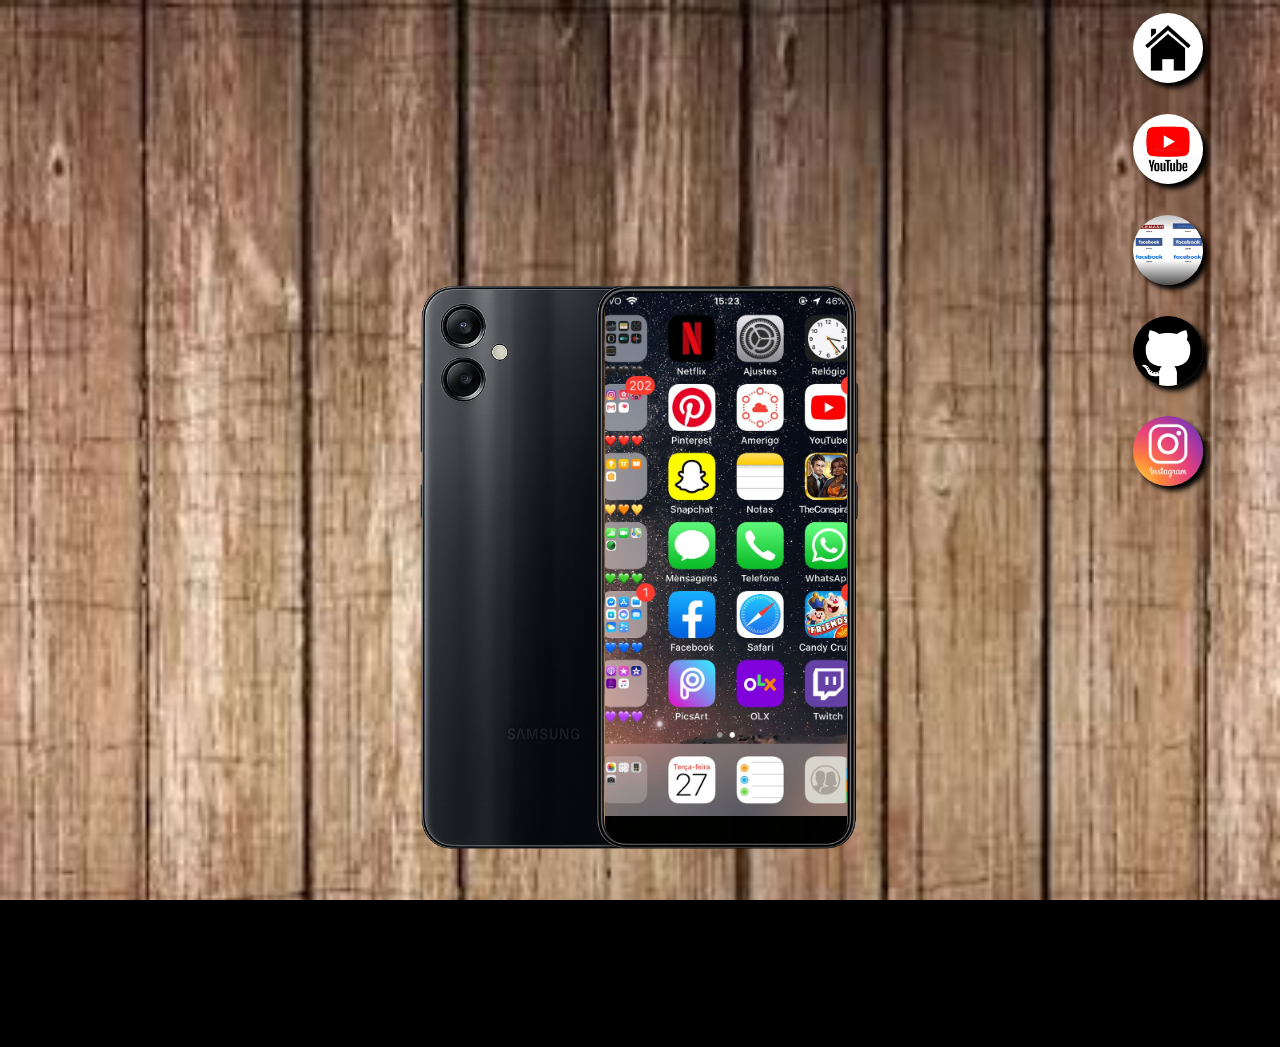
<file: index.html>
<!DOCTYPE html>
<html lang="pt.br">
<head>
    <meta charset="UTF-8">
    <meta name="viewport" content="width=device-width, initial-scale=1.0">
    <title>redes socias</title>
    <link rel="shortcut icon" href="/imagens/images.png" type="image/x-icon">
    <link rel="stylesheet" href="/estilos/style.css">
</head>
<body>

    <main>
        <section id="telefone">
            <iframe src="home.html" id="menu" name="menu" frameborder="0"></iframe>

        </section >
        <section id="redes-socias">
            

            <a href="home.html" target="menu"><img src="/imagens/logo-home.png" alt=""></a><br>

            <a href="youtube.html" target="menu"><img src="/imagens/logo-youtube.jfif" alt=""></a><br>
            
            <a href="facebook.html" target="menu"><img src="/imagens/logo-face.jfif" alt=""></a><br>
            
            <a href="instagran.html" target="menu"><img src="/imagens/logo-github.jfif" alt=""></a><br>
            
            <a href="instagran.html" target="menu"><img src="imagens/logo-instagran.jfif" alt=""></a><br>
            
            
            

        </section>
    </main>
    
</body>
</html>
</file>
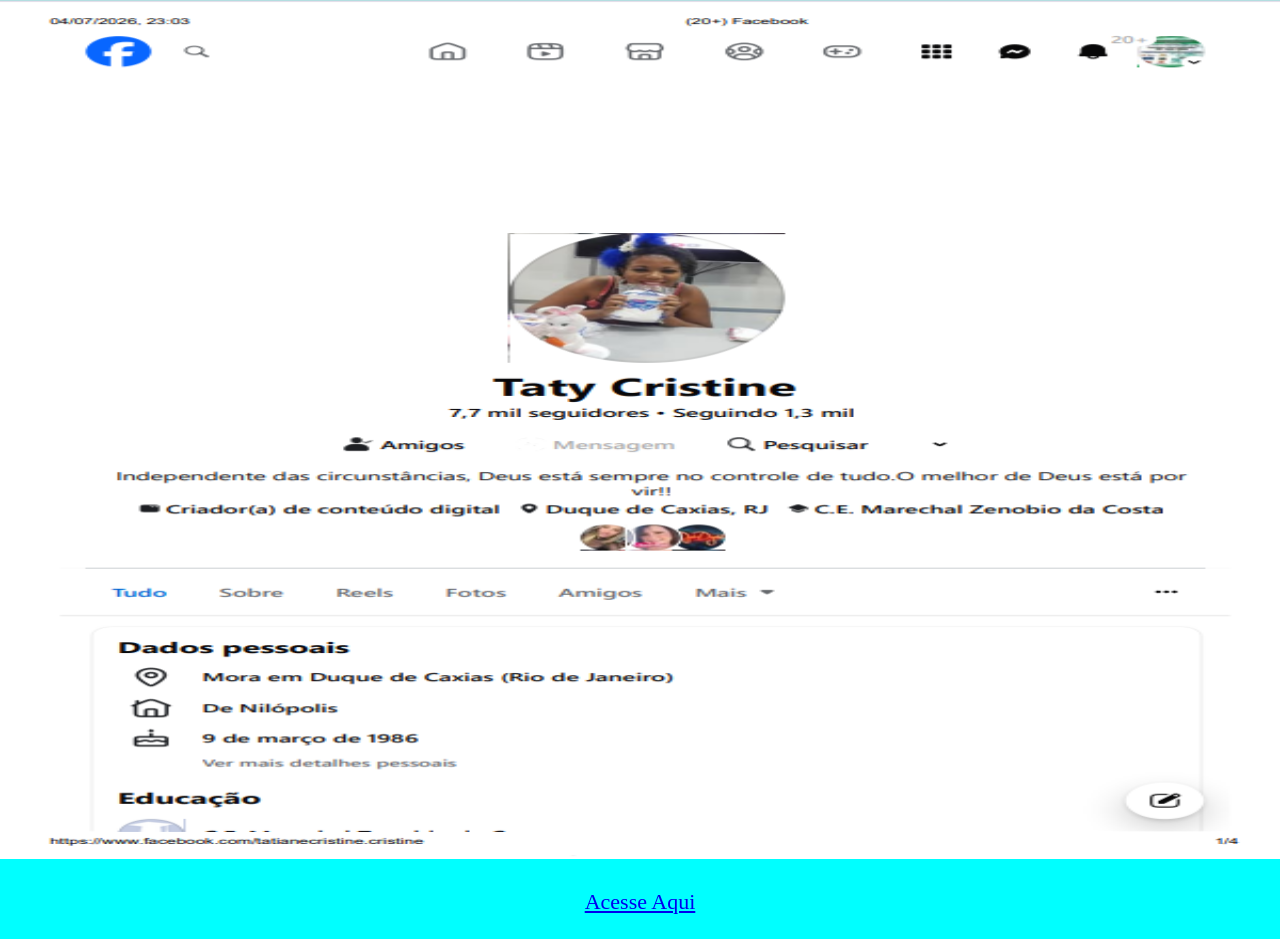
<file: facebook.html>
<!DOCTYPE html>
<html lang="en">
<head>
    <meta charset="UTF-8">
    <meta name="viewport" content="width=device-width, initial-scale=1.0">
    <title>facebook</title>
    <style>
        * {
            margin: 0px;
            padding: 0px;
        }
        ::-webkit-scrollbar {
            width: 0px;
            height: 0px;
        }
        body {
            display: block; 
            background: black url(/imagens/faceperfil.png) no-repeat top center;
            background-size: cover;
        }
        img {
            width: 100vw;
            height: 95vh;
        }
        
        
        a {
            display: block;
            background: blue;
            text-align: center;
            background-color: aqua;
            height: 50px;
            font-size: 22px;
            padding-top: 30px;
            }
            
    </style>
</head>
<body>
    <img src="/imagens/faceperfil.png" alt="">
    <a href="https://www.facebook.com/tatianecristine.cristine" target="_blank">Acesse Aqui</a>
    
</body>
</html>
</file>
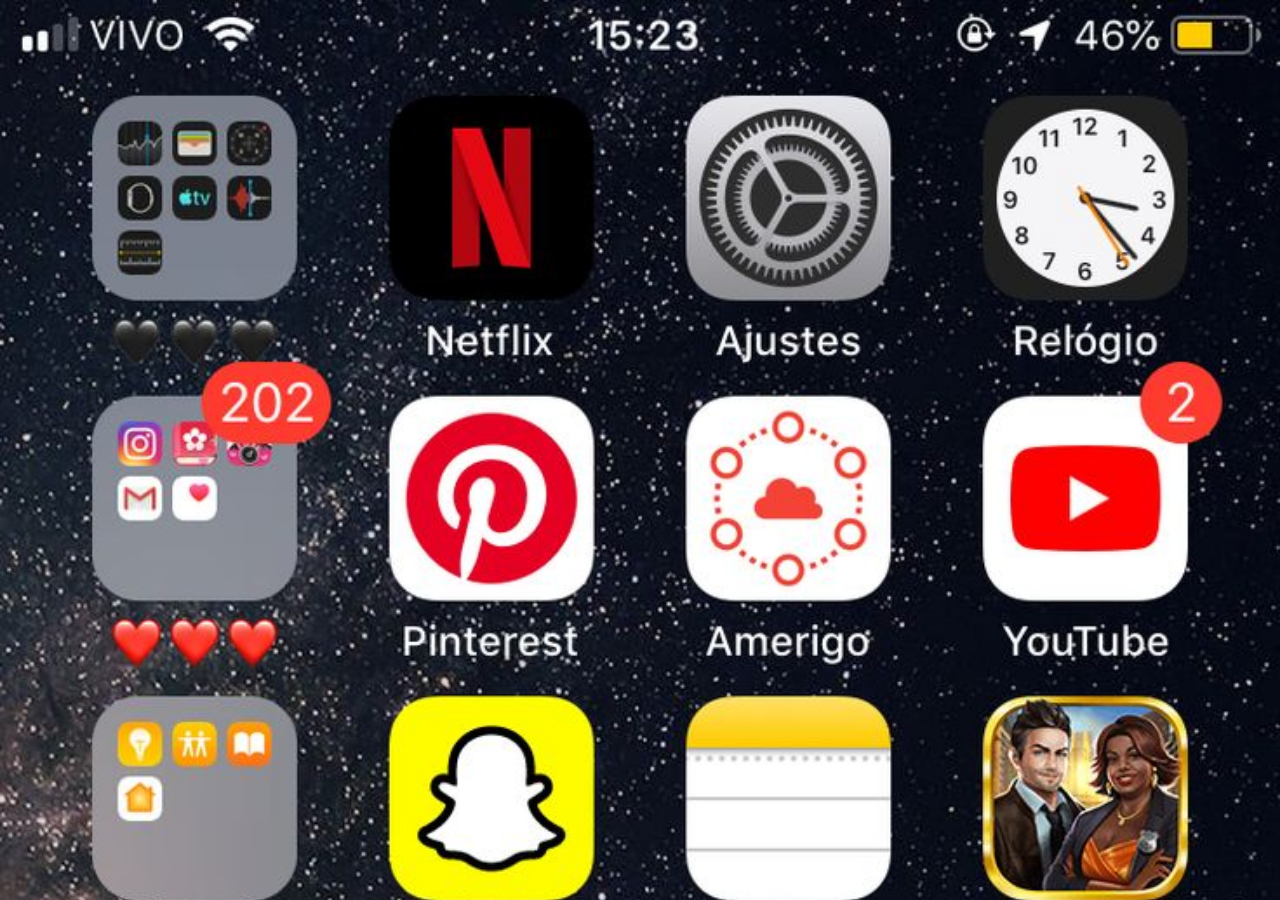
<file: home.html>
<!DOCTYPE html>
<html lang="pt-br">
<head>
    <meta charset="UTF-8">
    <meta name="viewport" content="width=device-width, initial-scale=1.0">
    <title>menu</title>
    
</head>
<style>
        * {
            margin: 0px;
            padding: 0px;
        }
        
        body {
            width: 100vw;
            height: 95vh;
            background: rgba(0, 0, 0, 0.988) url(/imagens/ee601a8a4e564bed260984d4a6fa5789.jpg) no-repeat top center;
            background-size: cover;
        }
            
        /* 
        ::-webkit-scrollbar {
            padding: 0px;
            border: 0px;
        } */
        




    </style>
<body>
    
</body>
</html>
</file>
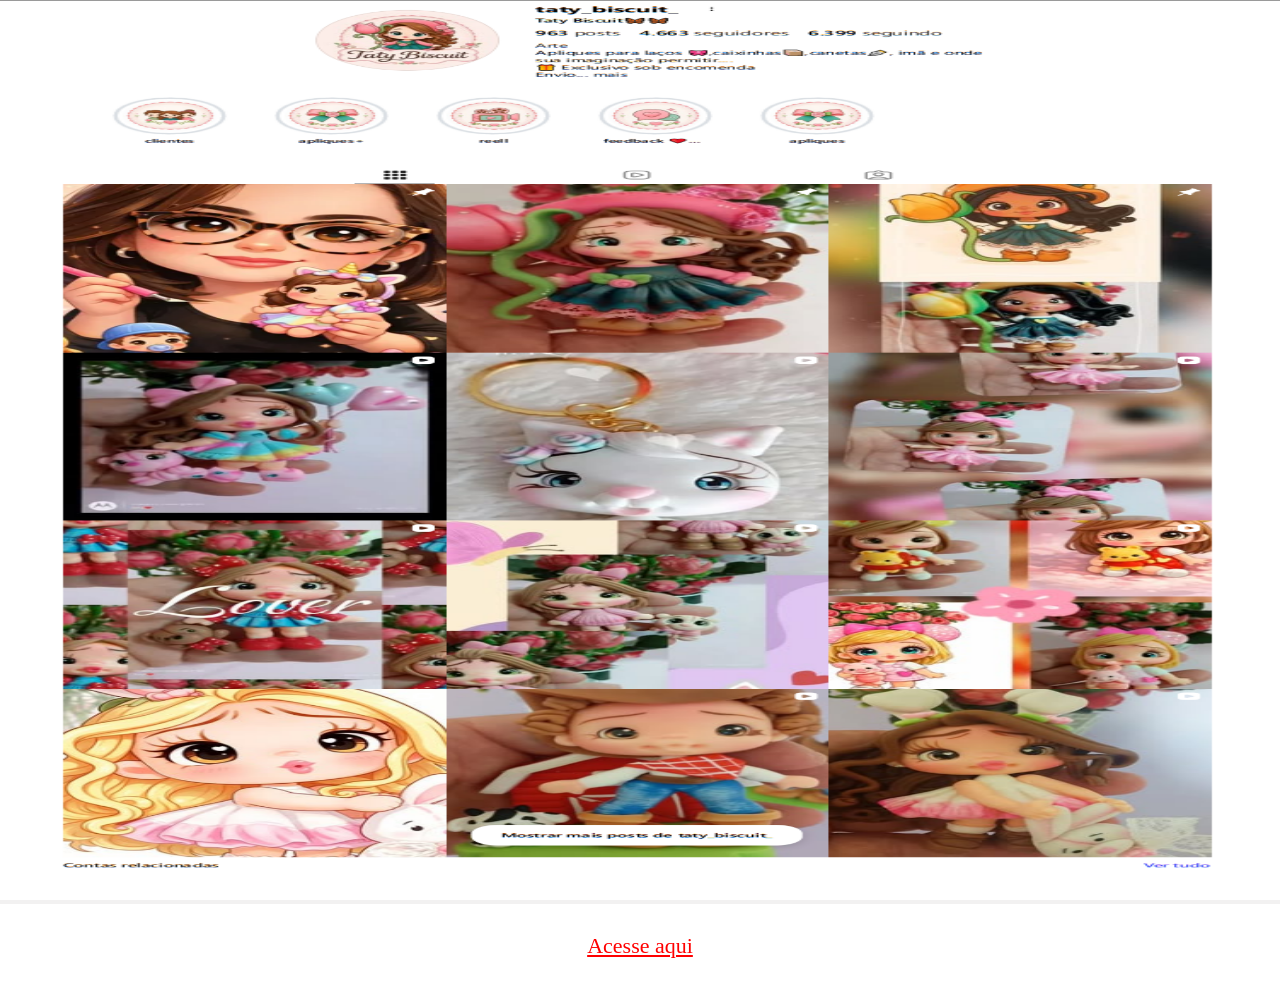
<file: instagran.html>
<!DOCTYPE html>
<html lang="pt-br">
<head>
    <meta charset="UTF-8">
    <meta name="viewport" content="width=device-width, initial-scale=1.0">
    <title>instagran</title>
    <style>
        * {
            margin: 0px;
            padding: 0px;
        }

        body {
            background: rgb(242, 241, 241);
        }
        img {
            width: 100vw;
            height: 100vh;
        }
        ::-webkit-scrollbar{
            width: 0px;
            height: 0px;
        }
        a {
            display: block;
            background: white;
            text-align: center;
            color: red;
            height: 50px;
            padding-top: 29px;
            font-size: 22px;

        }
    </style>
</head>
<body>
    <img src="/imagens/taty-insta.png" alt="instagran">
    <a href="https://www.instagram.com/taty_biscuit_/" target="_blank">Acesse aqui</a>
    
</body>
</html>
</file>
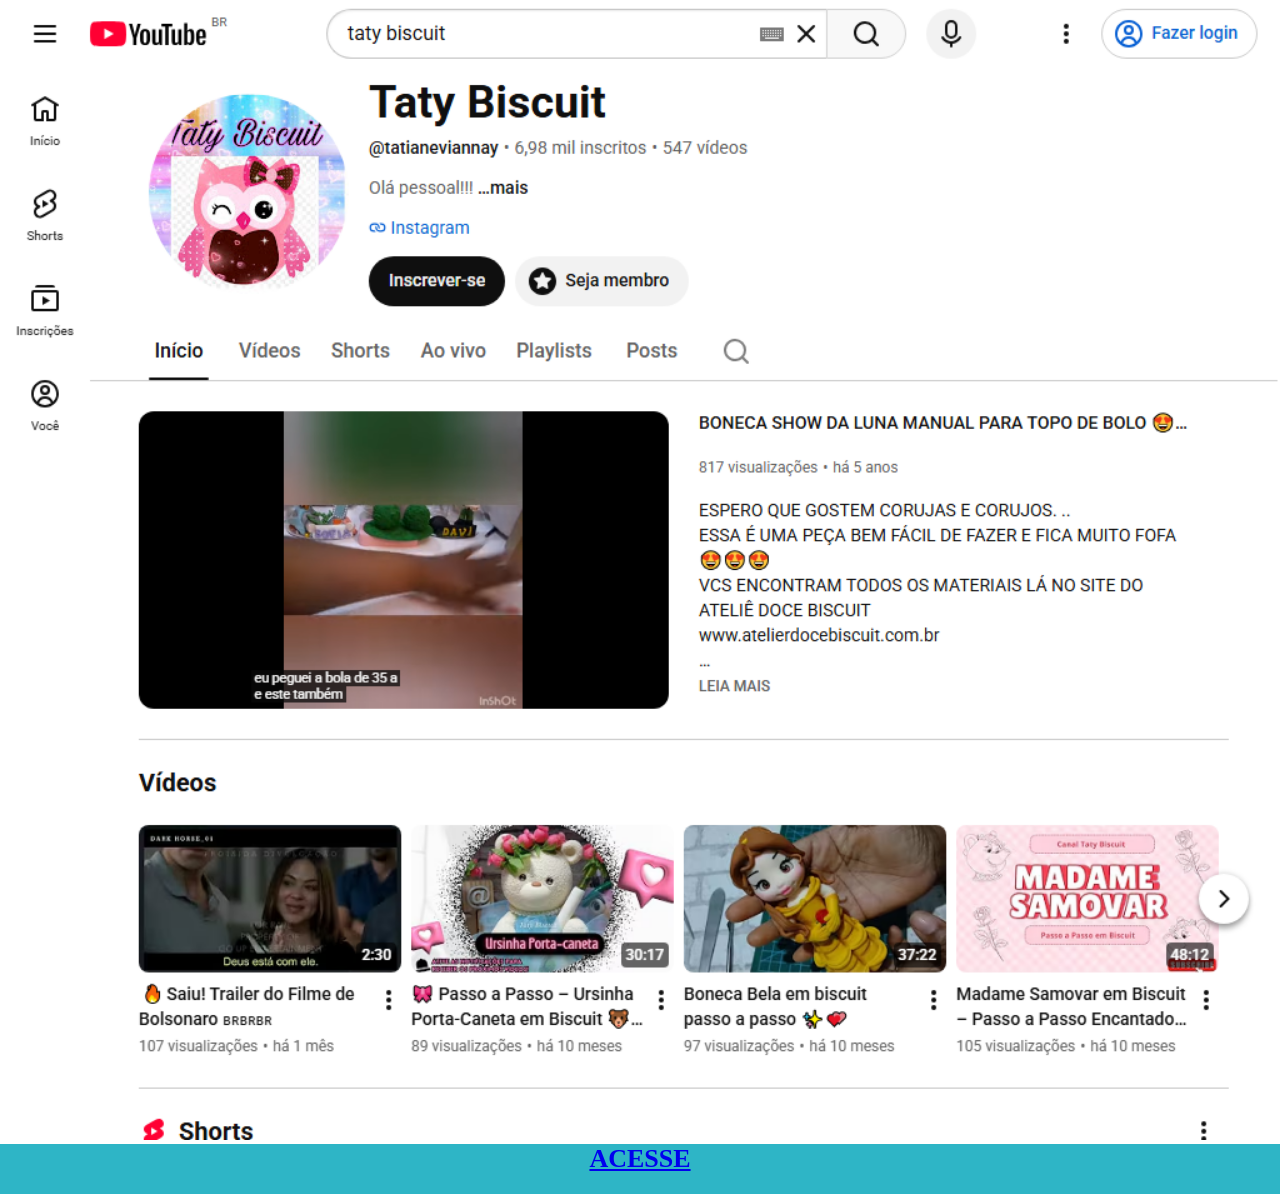
<file: youtube.html>
<!DOCTYPE html>
<html lang="pt-br">
<head>
    <meta charset="UTF-8">
    <meta name="viewport" content="width=device-width, initial-scale=1.0">
    <title>youtube</title>
</head>
<style>
    * {
        margin: 0px;
        padding: 0px;
    }

    /* body {
        
    } */
    img {
        width: 100vw;
    }
    a {
        display: block;
        background-color: rgb(46, 181, 198);
        text-align: center;
        font-weight: bolder;
        height: 50px;
        font-size:  26px;
    }
    a:hover {
        background-color: red;
        transition: 3s;
        translate: 5px 5px;
        
    }
    /* ::-webkit-scrollbar */

    

</style>
<body>
    <img src="/imagens/youtube.png" alt="youtube">
    <a href="https://www.youtube.com/@tatianeviannay" target="_blank">ACESSE</a>
</body>
</html>
</file>
<file: estilos/style.css>
@charset "UTF-8";

* {
    margin: 0px;
    padding: 0px;
    font-family: Arial, Helvetica, sans-serif;
}

html, body {
    height: 100vh;
    width: 100vw;
    background-color: black;
}
body {
    background: url(/imagens/madeira.jfif) no-repeat top center;
    background-size: cover;
}

main {
    height: 90vh;
    position: relative;
   

}
section#telefone {
    position: absolute;
    top: 70%;
    left: 50%;
    transform: translate(-50%, -50%);

    width: 850px;
    height: 960px;

    background-image: url(/imagens/ChatGPT.png);
    background-repeat: no-repeat;
    background-position: center;
    background-size: 650px; /* diminui a imagem */
}
iframe#menu {
    margin-top: 206px;
    margin-left: 390px;
    width: 242px;
    height: 550px;
    border-radius: 20px;
}
section#redes-socias {
    text-align: right;
    margin-right: 5%;
}

section#redes-socias img {
    width: 70px;
    height: 70px;
    border-radius: 50%;
    box-shadow: 5px 5px 5px black;
    box-sizing: border-box;
    margin: 1.1%;
    
}
section#redes-socias img:hover {
    border: 2px solid  black;
    translate: 5px 5px;
    box-shadow: 5px 5px 9px;
    
    transform: scale(-2px -2px);
    transition: transform 8s, border 8s;
    border: 4px solid blanchedalmond ;
}
</file>
